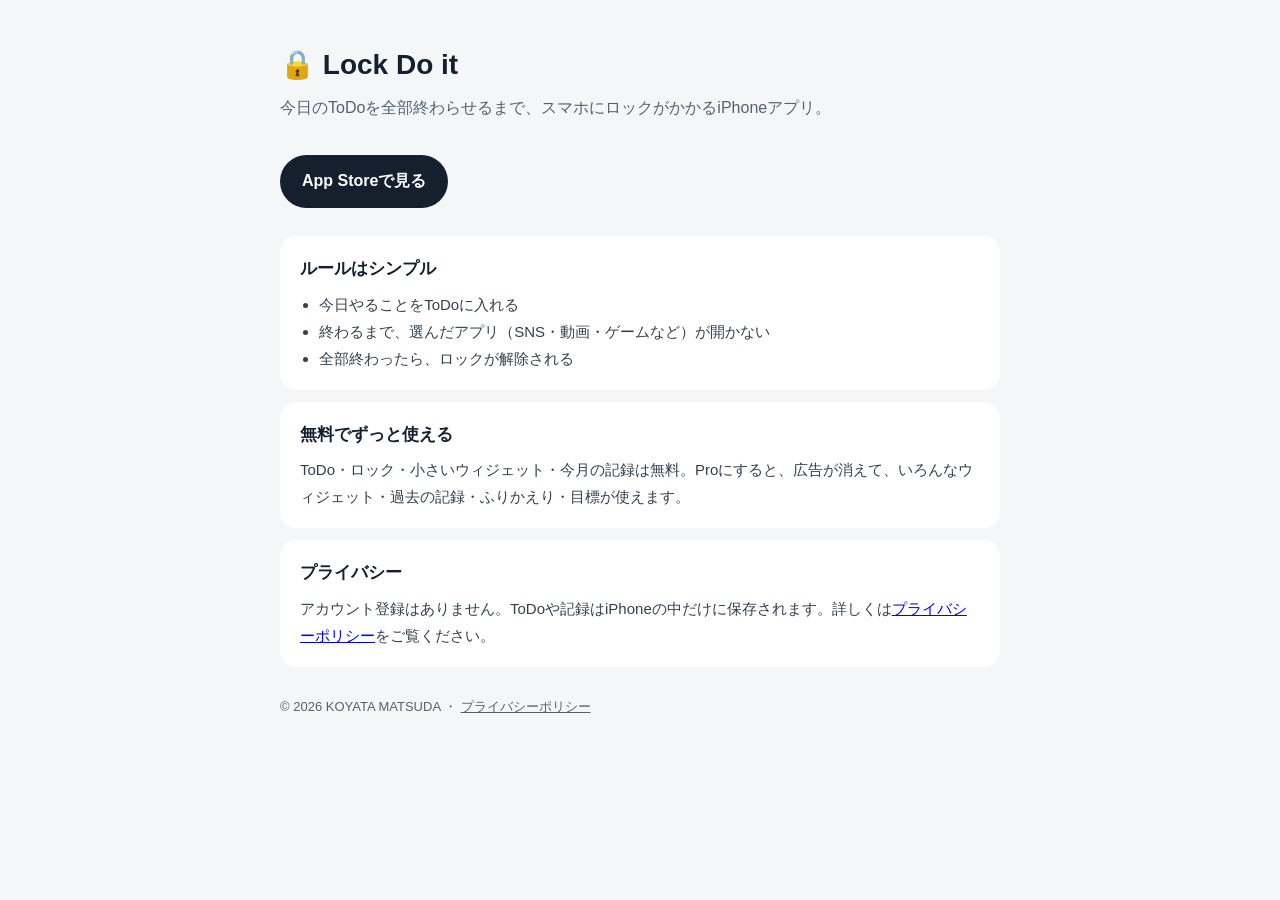
<file: lockdoit/index.html>
<!doctype html>
<html lang="ja">
<head>
<meta charset="utf-8">
<meta name="viewport" content="width=device-width, initial-scale=1">
<title>Lock Do it - ToDoが終わるまでスマホロック</title>
<meta name="description" content="今日のToDoを全部終わらせるまで、選んだアプリにロックがかかるiPhoneアプリ。">
<style>
  :root { --navy:#14202E; --sub:#556270; --bg:#F4F6F8; --card:#FFFFFF; --amber:#E8A33A; }
  body { margin:0; background:var(--bg); color:var(--navy); font-family:-apple-system, "Hiragino Sans", sans-serif; line-height:1.8; }
  main { max-width:720px; margin:0 auto; padding:40px 16px 64px; }
  h1 { font-size:28px; margin:0 0 4px; }
  .lead { color:var(--sub); font-size:16px; margin:0 0 28px; }
  section { background:var(--card); border-radius:16px; padding:18px 20px; margin-bottom:12px; }
  h2 { font-size:17px; margin:0 0 6px; }
  p, li { margin:0; font-size:15px; color:#33414F; }
  ul { margin:0; padding-left:1.2em; }
  .btn { display:inline-block; background:var(--navy); color:#fff; text-decoration:none; font-weight:700; padding:12px 22px; border-radius:999px; margin:4px 0 28px; }
  footer { color:var(--sub); font-size:13px; margin-top:28px; }
  footer a { color:var(--sub); }
</style>
</head>
<body>
<main>
  <h1>🔒 Lock Do it</h1>
  <p class="lead">今日のToDoを全部終わらせるまで、スマホにロックがかかるiPhoneアプリ。</p>
  <a class="btn" href="https://apps.apple.com/jp/app/id6828370653">App Storeで見る</a>

  <section>
    <h2>ルールはシンプル</h2>
    <ul>
      <li>今日やることをToDoに入れる</li>
      <li>終わるまで、選んだアプリ（SNS・動画・ゲームなど）が開かない</li>
      <li>全部終わったら、ロックが解除される</li>
    </ul>
  </section>
  <section>
    <h2>無料でずっと使える</h2>
    <p>ToDo・ロック・小さいウィジェット・今月の記録は無料。Proにすると、広告が消えて、いろんなウィジェット・過去の記録・ふりかえり・目標が使えます。</p>
  </section>
  <section>
    <h2>プライバシー</h2>
    <p>アカウント登録はありません。ToDoや記録はiPhoneの中だけに保存されます。詳しくは<a href="privacy.html">プライバシーポリシー</a>をご覧ください。</p>
  </section>

  <footer>© 2026 KOYATA MATSUDA ・ <a href="privacy.html">プライバシーポリシー</a></footer>
</main>
</body>
</html>
</file>
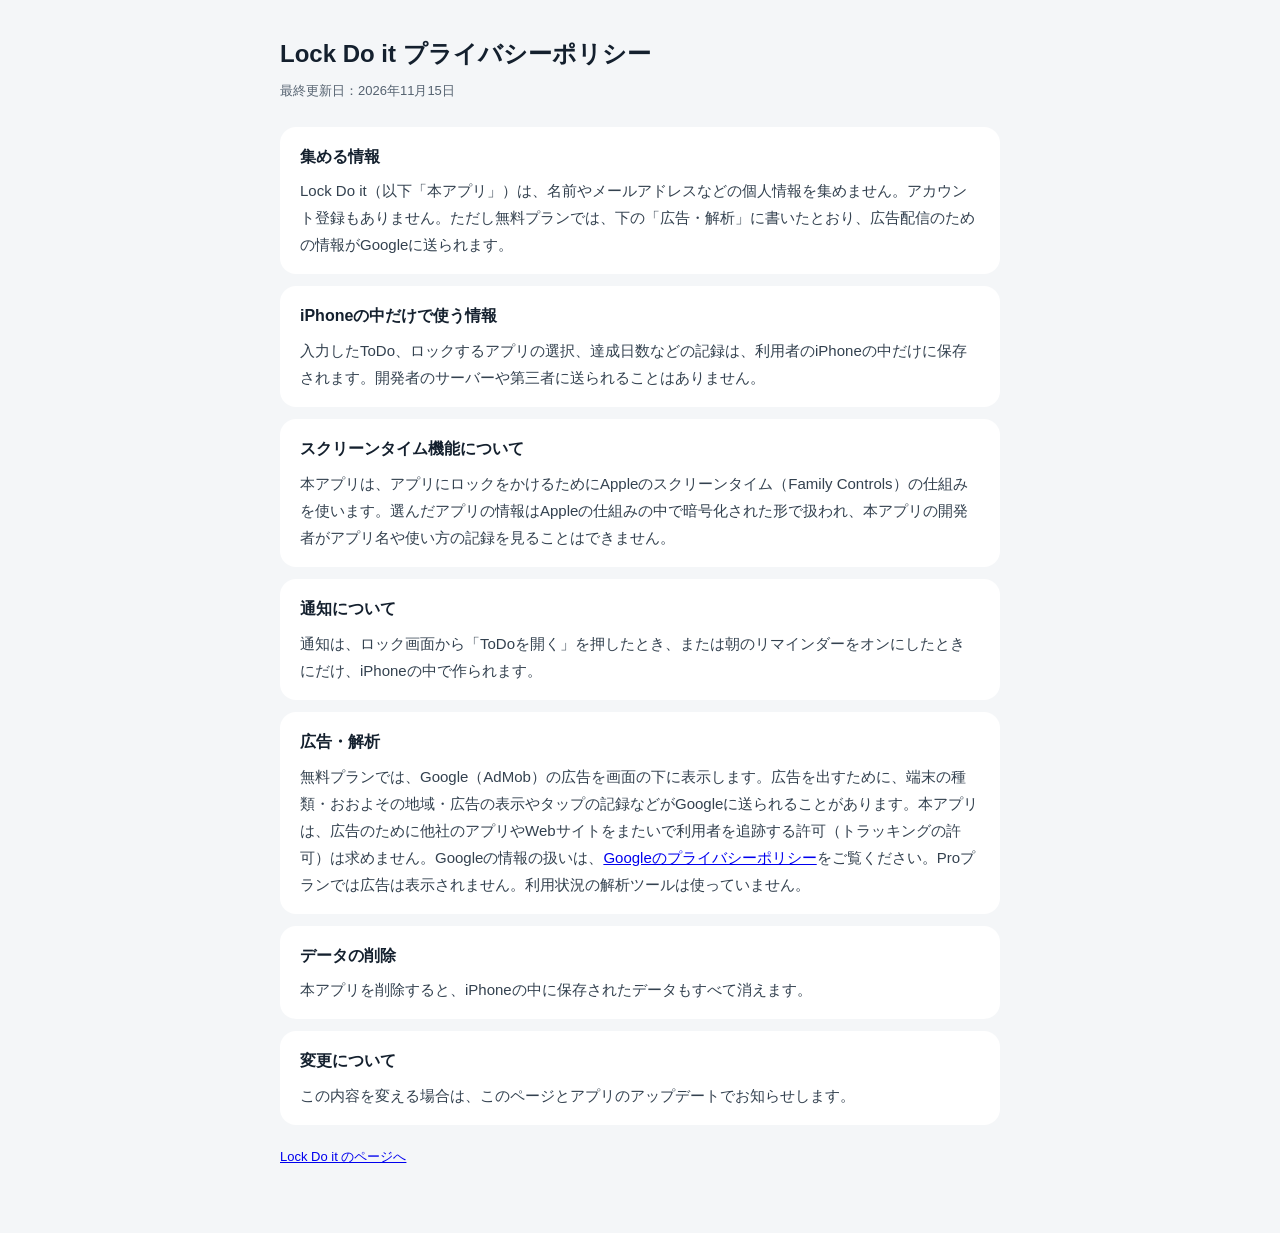
<file: lockdoit/privacy.html>
<!doctype html>
<html lang="ja">
<head>
<meta charset="utf-8">
<meta name="viewport" content="width=device-width, initial-scale=1">
<title>Lock Do it プライバシーポリシー</title>
<style>
  :root { --navy:#14202E; --sub:#556270; --bg:#F4F6F8; --card:#FFFFFF; }
  body { margin:0; background:var(--bg); color:var(--navy); font-family:-apple-system, "Hiragino Sans", sans-serif; line-height:1.8; }
  main { max-width:720px; margin:0 auto; padding:32px 16px 64px; }
  h1 { font-size:24px; margin:0 0 4px; }
  .date { color:var(--sub); font-size:13px; margin-bottom:24px; }
  section { background:var(--card); border-radius:16px; padding:16px 20px; margin-bottom:12px; }
  h2 { font-size:16px; margin:0 0 6px; }
  p { margin:0; font-size:15px; color:#33414F; }
</style>
</head>
<body>
<main>
  <h1>Lock Do it プライバシーポリシー</h1>
  <div class="date">最終更新日：2026年11月15日</div>

  <section><h2>集める情報</h2><p>Lock Do it（以下「本アプリ」）は、名前やメールアドレスなどの個人情報を集めません。アカウント登録もありません。ただし無料プランでは、下の「広告・解析」に書いたとおり、広告配信のための情報がGoogleに送られます。</p></section>
  <section><h2>iPhoneの中だけで使う情報</h2><p>入力したToDo、ロックするアプリの選択、達成日数などの記録は、利用者のiPhoneの中だけに保存されます。開発者のサーバーや第三者に送られることはありません。</p></section>
  <section><h2>スクリーンタイム機能について</h2><p>本アプリは、アプリにロックをかけるためにAppleのスクリーンタイム（Family Controls）の仕組みを使います。選んだアプリの情報はAppleの仕組みの中で暗号化された形で扱われ、本アプリの開発者がアプリ名や使い方の記録を見ることはできません。</p></section>
  <section><h2>通知について</h2><p>通知は、ロック画面から「ToDoを開く」を押したとき、または朝のリマインダーをオンにしたときにだけ、iPhoneの中で作られます。</p></section>
  <section><h2>広告・解析</h2><p>無料プランでは、Google（AdMob）の広告を画面の下に表示します。広告を出すために、端末の種類・おおよその地域・広告の表示やタップの記録などがGoogleに送られることがあります。本アプリは、広告のために他社のアプリやWebサイトをまたいで利用者を追跡する許可（トラッキングの許可）は求めません。Googleの情報の扱いは、<a href="https://policies.google.com/privacy">Googleのプライバシーポリシー</a>をご覧ください。Proプランでは広告は表示されません。利用状況の解析ツールは使っていません。</p></section>
  <section><h2>データの削除</h2><p>本アプリを削除すると、iPhoneの中に保存されたデータもすべて消えます。</p></section>
  <section><h2>変更について</h2><p>この内容を変える場合は、このページとアプリのアップデートでお知らせします。</p></section>
  <p style="margin-top:20px;font-size:13px"><a href="./">Lock Do it のページへ</a></p>
</main>
</body>
</html>
</file>
